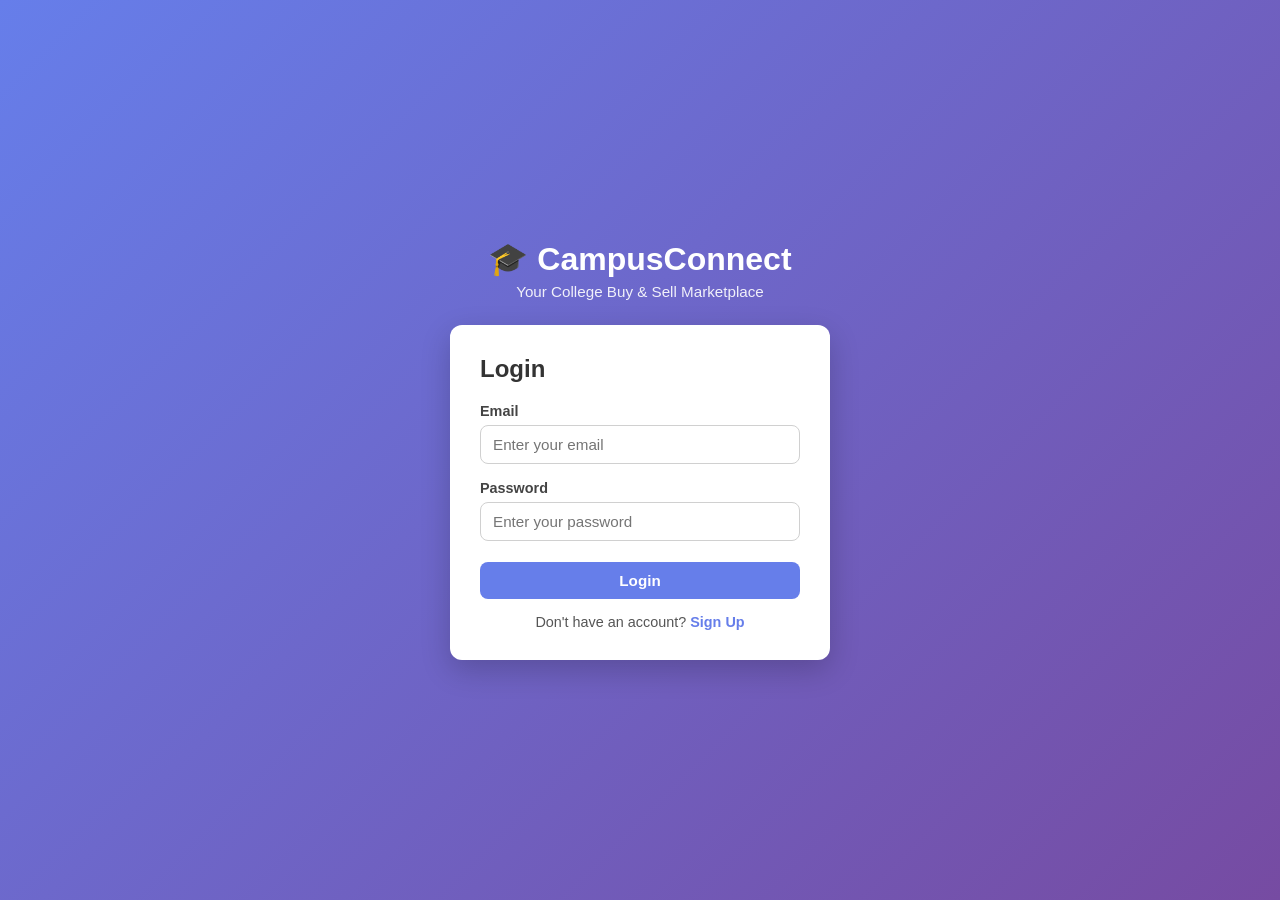
<file: target/classes/static/index.html>
<!DOCTYPE html>
<html lang="en">
<head>
  <meta charset="UTF-8" />
  <meta name="viewport" content="width=device-width, initial-scale=1.0"/>
  <title>CampusConnect - Login</title>
  <link rel="stylesheet" href="style.css" />
</head>
<body class="auth-page">

  <div class="auth-container">

    <div class="auth-logo">
      <h1>🎓 CampusConnect</h1>
      <p>Your College Buy & Sell Marketplace</p>
    </div>

    <!-- LOGIN FORM -->
    <div id="loginSection" class="auth-box">
      <h2>Login</h2>
      <div id="loginMsg" class="msg" style="display:none;"></div>

      <div class="form-group">
        <label>Email</label>
        <input type="email" id="loginEmail" placeholder="Enter your email" />
      </div>
      <div class="form-group">
        <label>Password</label>
        <input type="password" id="loginPassword" placeholder="Enter your password" />
      </div>

      <button class="btn btn-primary" onclick="doLogin()">Login</button>

      <p class="switch-link">Don't have an account? <a href="#" onclick="showSignup()">Sign Up</a></p>
    </div>

    <!-- SIGNUP FORM -->
    <div id="signupSection" class="auth-box" style="display:none;">
      <h2>Create Account</h2>
      <div id="signupMsg" class="msg" style="display:none;"></div>

      <div class="form-group">
        <label>Full Name *</label>
        <input type="text" id="signupName" placeholder="Enter your full name" />
      </div>
      <div class="form-group">
        <label>Email *</label>
        <input type="email" id="signupEmail" placeholder="Enter your college email" />
      </div>
      <div class="form-group">
        <label>Password * <small>(min 6 characters)</small></label>
        <input type="password" id="signupPassword" placeholder="Create a password" />
      </div>
      <div class="form-group">
        <label>College Name</label>
        <input type="text" id="signupCollege" placeholder="e.g. IIT Delhi, BITS Pilani" />
      </div>
      <div class="form-group">
        <label>Phone Number</label>
        <input type="text" id="signupPhone" placeholder="Enter your phone number" />
      </div>

      <button class="btn btn-primary" onclick="doSignup()">Create Account</button>

      <p class="switch-link">Already have an account? <a href="#" onclick="showLogin()">Login</a></p>
    </div>

  </div>

  <script src="auth.js"></script>
</body>
</html>
</file>
<file: target/classes/static/style.css>
/* =============================================
   CampusConnect - Main Stylesheet
   Simple and clean design for college students
   ============================================= */

* {
  margin: 0;
  padding: 0;
  box-sizing: border-box;
}

body {
  font-family: 'Segoe UI', Tahoma, Geneva, Verdana, sans-serif;
  background-color: #f0f2f5;
  color: #333;
}

/* ---- AUTH PAGE ---- */
.auth-page {
  display: flex;
  justify-content: center;
  align-items: center;
  min-height: 100vh;
  background: linear-gradient(135deg, #667eea 0%, #764ba2 100%);
}

.auth-container {
  width: 100%;
  max-width: 420px;
  padding: 20px;
}

.auth-logo {
  text-align: center;
  margin-bottom: 25px;
  color: white;
}

.auth-logo h1 {
  font-size: 2rem;
  font-weight: 700;
}

.auth-logo p {
  font-size: 0.95rem;
  opacity: 0.9;
  margin-top: 5px;
}

.auth-box {
  background: white;
  border-radius: 12px;
  padding: 30px;
  box-shadow: 0 10px 30px rgba(0, 0, 0, 0.2);
}

.auth-box h2 {
  margin-bottom: 20px;
  font-size: 1.5rem;
  color: #333;
}

.switch-link {
  text-align: center;
  margin-top: 15px;
  font-size: 0.9rem;
  color: #555;
}

.switch-link a {
  color: #667eea;
  text-decoration: none;
  font-weight: 600;
}

/* ---- NAVBAR ---- */
.navbar {
  background: linear-gradient(90deg, #4a00e0, #8e2de2);
  color: white;
  padding: 14px 25px;
  display: flex;
  justify-content: space-between;
  align-items: center;
  box-shadow: 0 2px 8px rgba(0,0,0,0.2);
  position: sticky;
  top: 0;
  z-index: 100;
}

.nav-brand {
  font-size: 1.3rem;
  font-weight: 700;
  letter-spacing: 0.5px;
}

.nav-links a {
  color: rgba(255,255,255,0.85);
  text-decoration: none;
  margin-left: 18px;
  font-size: 0.95rem;
  transition: color 0.2s;
}

.nav-links a:hover,
.nav-links a.active {
  color: white;
  font-weight: 600;
}

/* ---- CONTAINER ---- */
.container {
  max-width: 1100px;
  margin: 0 auto;
  padding: 25px 20px;
}

/* ---- WELCOME BAR ---- */
.welcome-bar {
  display: flex;
  justify-content: space-between;
  align-items: center;
  margin-bottom: 18px;
}

.welcome-bar span {
  font-size: 1.1rem;
  font-weight: 600;
  color: #444;
}

/* ---- SEARCH BAR ---- */
.search-bar {
  display: flex;
  gap: 10px;
  margin-bottom: 25px;
  flex-wrap: wrap;
}

.search-bar input {
  flex: 1;
  min-width: 200px;
}

.search-bar select {
  min-width: 160px;
}

/* ---- FORM ELEMENTS ---- */
.form-group {
  margin-bottom: 16px;
}

.form-group label {
  display: block;
  font-weight: 600;
  margin-bottom: 6px;
  font-size: 0.9rem;
  color: #444;
}

input[type="text"],
input[type="email"],
input[type="password"],
input[type="number"],
select,
textarea {
  width: 100%;
  padding: 10px 12px;
  border: 1.5px solid #d0d0d0;
  border-radius: 8px;
  font-size: 0.95rem;
  font-family: inherit;
  transition: border-color 0.2s;
  background: white;
}

input:focus,
select:focus,
textarea:focus {
  border-color: #667eea;
  outline: none;
}

input:disabled {
  background: #f5f5f5;
  cursor: not-allowed;
}

textarea {
  resize: vertical;
}

/* ---- BUTTONS ---- */
.btn {
  padding: 10px 20px;
  border: none;
  border-radius: 8px;
  font-size: 0.95rem;
  font-weight: 600;
  cursor: pointer;
  transition: opacity 0.2s, transform 0.1s;
}

.btn:hover {
  opacity: 0.88;
}

.btn:active {
  transform: scale(0.97);
}

.btn-primary {
  background: #667eea;
  color: white;
  width: 100%;
  margin-top: 5px;
}

.btn-secondary {
  background: #6c757d;
  color: white;
}

.btn-success {
  background: #28a745;
  color: white;
}

.btn-danger {
  background: #dc3545;
  color: white;
}

.btn-sm {
  padding: 6px 14px;
  font-size: 0.85rem;
  width: auto;
}

.btn-row {
  display: flex;
  gap: 10px;
  margin-top: 10px;
}

.btn-row .btn {
  flex: 1;
  margin-top: 0;
}

/* ---- MESSAGE BOX ---- */
.msg {
  padding: 10px 14px;
  border-radius: 8px;
  margin-bottom: 12px;
  font-size: 0.9rem;
  font-weight: 500;
}

.msg-success {
  background: #d4edda;
  color: #155724;
  border: 1px solid #c3e6cb;
}

.msg-error {
  background: #f8d7da;
  color: #721c24;
  border: 1px solid #f5c6cb;
}

/* ---- LISTING GRID ---- */
.listing-grid {
  display: grid;
  grid-template-columns: repeat(auto-fill, minmax(280px, 1fr));
  gap: 18px;
}

.listing-card {
  background: white;
  border-radius: 10px;
  padding: 18px;
  box-shadow: 0 2px 8px rgba(0,0,0,0.08);
  transition: transform 0.2s, box-shadow 0.2s;
}

.listing-card:hover {
  transform: translateY(-3px);
  box-shadow: 0 5px 15px rgba(0,0,0,0.12);
}

.listing-category {
  display: inline-block;
  background: #e8f0fe;
  color: #4a00e0;
  font-size: 0.78rem;
  font-weight: 700;
  padding: 3px 10px;
  border-radius: 20px;
  margin-bottom: 10px;
}

.listing-title {
  font-size: 1rem;
  font-weight: 700;
  color: #222;
  margin-bottom: 6px;
}

.listing-desc {
  font-size: 0.88rem;
  color: #666;
  margin-bottom: 12px;
  display: -webkit-box;
  -webkit-line-clamp: 2;
  -webkit-box-orient: vertical;
  overflow: hidden;
}

.listing-footer {
  display: flex;
  justify-content: space-between;
  align-items: center;
  margin-top: 10px;
}

.listing-price {
  font-size: 1.2rem;
  font-weight: 700;
  color: #28a745;
}

.listing-seller {
  margin-top: 8px;
  font-size: 0.82rem;
  color: #888;
}

.loading-text {
  color: #888;
  font-size: 1rem;
  padding: 30px 0;
  text-align: center;
  grid-column: 1 / -1;
}

/* ---- FORM CARD (post, profile pages) ---- */
.form-card {
  background: white;
  border-radius: 12px;
  padding: 30px;
  max-width: 600px;
  margin: 0 auto;
  box-shadow: 0 2px 10px rgba(0,0,0,0.08);
}

.form-card h2 {
  margin-bottom: 6px;
}

.subtitle {
  color: #666;
  font-size: 0.9rem;
  margin-bottom: 20px;
}

/* ---- PAGE HEADER ---- */
.page-header {
  display: flex;
  justify-content: space-between;
  align-items: center;
  margin-bottom: 20px;
}

.page-header h2 {
  font-size: 1.4rem;
}

/* ---- MODAL ---- */
.modal {
  position: fixed;
  inset: 0;
  background: rgba(0,0,0,0.5);
  display: flex;
  justify-content: center;
  align-items: center;
  z-index: 200;
}

.modal-box {
  background: white;
  border-radius: 12px;
  padding: 28px;
  width: 90%;
  max-width: 450px;
  box-shadow: 0 10px 30px rgba(0,0,0,0.25);
}

.modal-box h3 {
  margin-bottom: 18px;
  font-size: 1.2rem;
}

.modal-box p {
  margin-bottom: 8px;
  font-size: 0.95rem;
}

/* ---- FOOTER ---- */
.footer {
  text-align: center;
  padding: 20px;
  font-size: 0.85rem;
  color: #888;
  margin-top: 40px;
  border-top: 1px solid #e0e0e0;
}

/* ---- RESPONSIVE ---- */
@media (max-width: 600px) {
  .navbar {
    flex-direction: column;
    gap: 10px;
    text-align: center;
  }

  .nav-links a {
    margin-left: 10px;
    font-size: 0.85rem;
  }

  .search-bar {
    flex-direction: column;
  }

  .search-bar select,
  .search-bar input {
    width: 100%;
  }

  .listing-grid {
    grid-template-columns: 1fr;
  }
}
</file>
